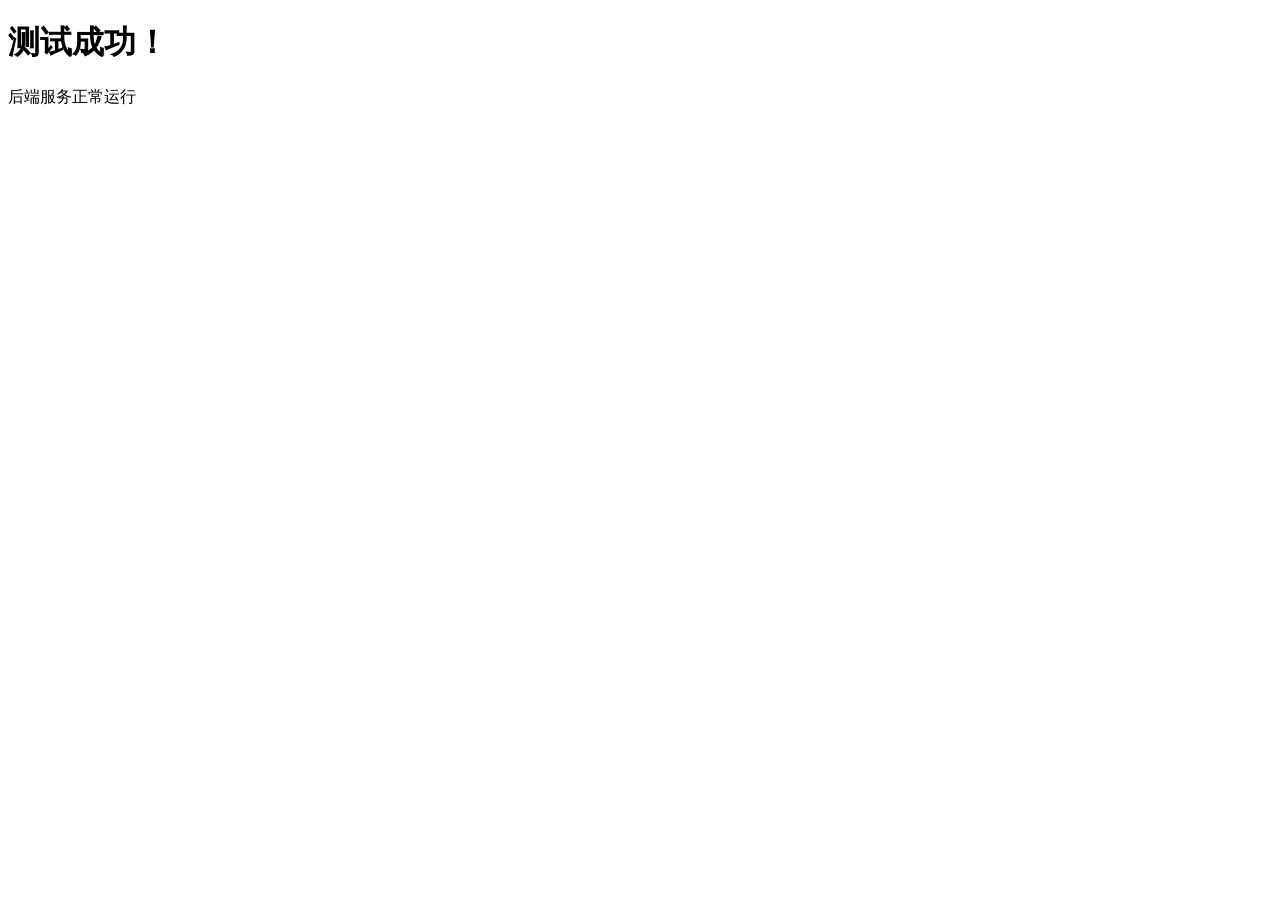
<file: vibee_video/src/main/resources/static/index.html>
<!DOCTYPE html>
<html>
<head>
    <meta charset="UTF-8">
    <meta name="viewport" content="width=device-width, initial-scale=1.0">
    <title>测试页面</title>
</head>
<body>
    <h1>测试成功！</h1>
    <p>后端服务正常运行</p>
</body>
</html>
</file>
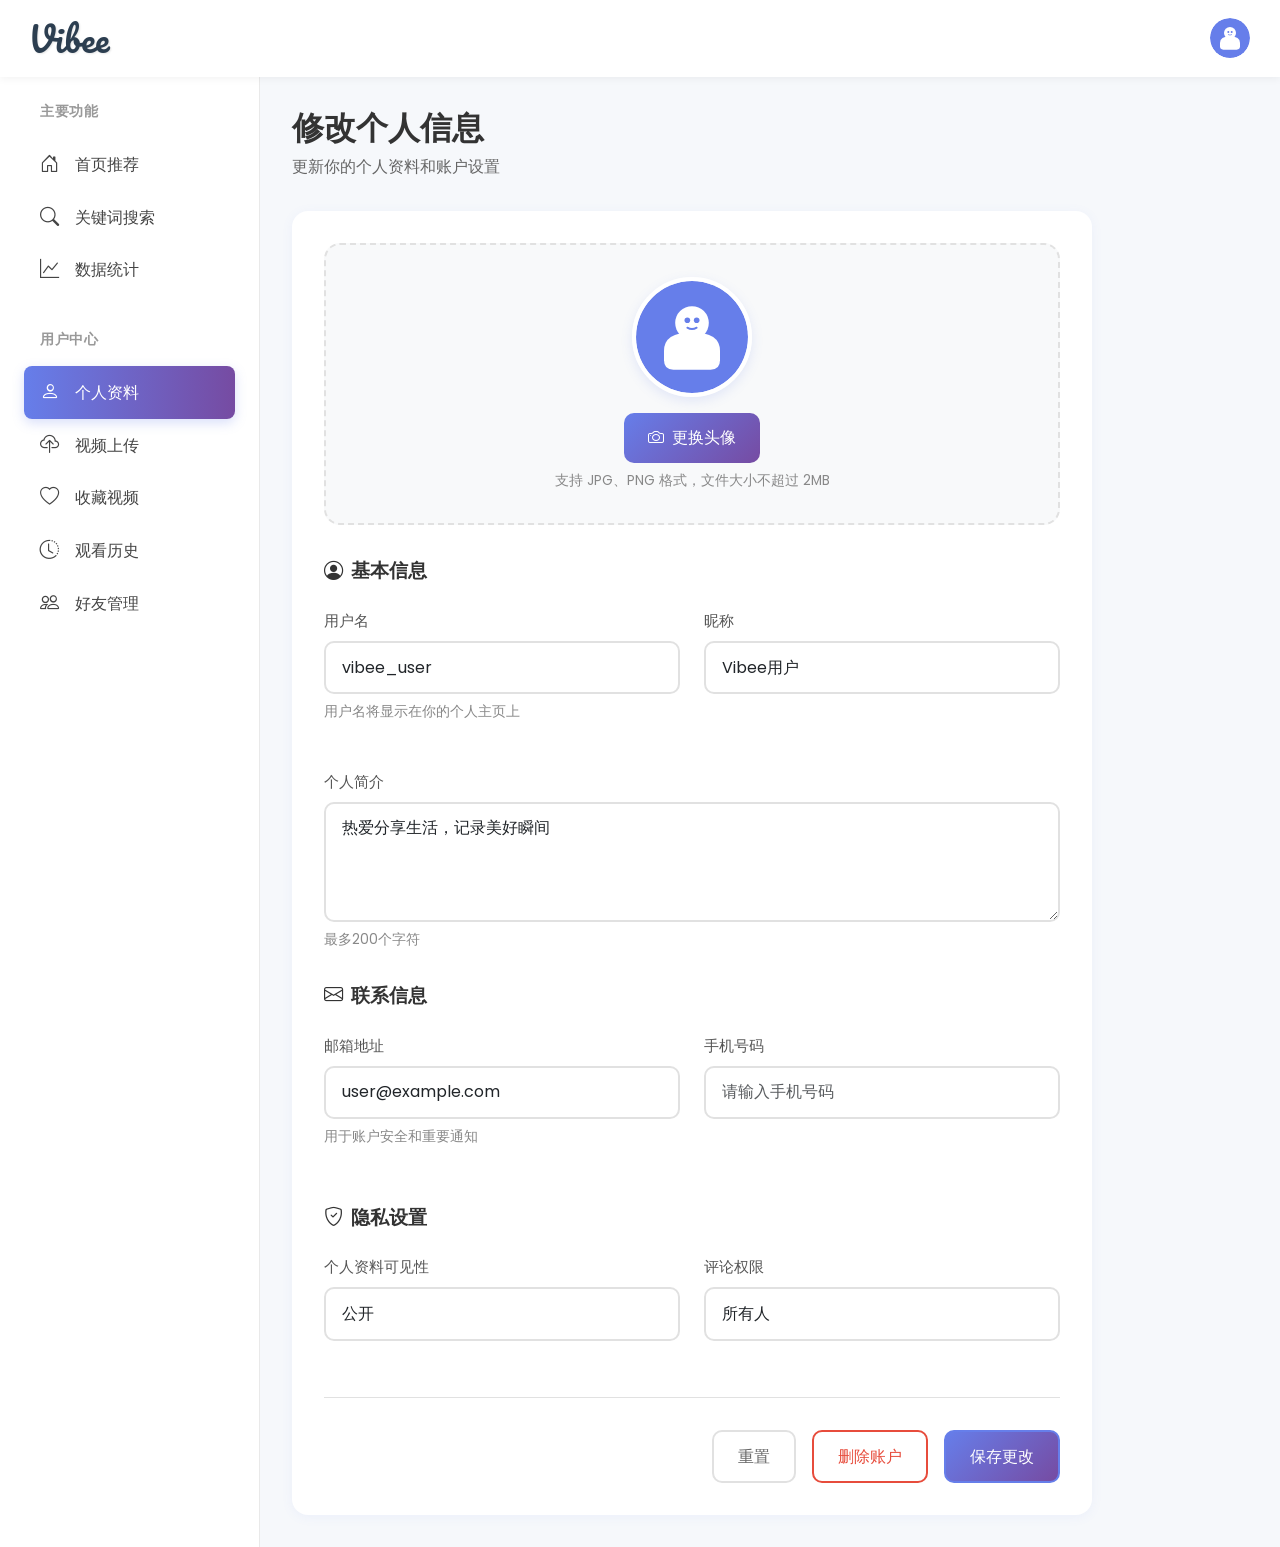
<file: vibee_video/src/main/resources/static/user/edit_profile.html>
<!DOCTYPE html>
<html lang="zh-CN">
<head>
    <meta charset="UTF-8">
    <meta name="viewport" content="width=device-width, initial-scale=1.0">
    <title>修改个人信息</title>
    <link href="https://cdn.jsdelivr.net/npm/bootstrap@5.1.3/dist/css/bootstrap.min.css" rel="stylesheet">
    <link rel="stylesheet" href="https://cdn.jsdelivr.net/npm/bootstrap-icons@1.7.2/font/bootstrap-icons.css">
    <link rel="stylesheet" href="../css/common.css">
    <style>
        /* =================================
           1. 页面专属内容区样式
        ==================================== */
        .main-content {
            flex: 1;
            padding: 2rem;
            background: #f6f8fb;
        }
        
        .content-header {
            margin-bottom: 2rem;
        }
        
        .page-title {
            font-size: 2rem;
            font-weight: 700;
            color: #333;
            margin-bottom: 0.5rem;
        }
        
        .page-subtitle {
            color: #666;
            font-size: 1rem;
        }
        
        /* =================================
           2. 个人资料表单
        ==================================== */
        .profile-form {
            background: #fff;
            border-radius: 16px;
            box-shadow: 0 2px 12px rgba(102,126,234,0.07);
            padding: 2rem;
            max-width: 800px;
        }
        
        .form-section {
            margin-bottom: 2rem;
        }
        
        .section-title {
            font-size: 1.2rem;
            font-weight: 600;
            color: #333;
            margin-bottom: 1.5rem;
            display: flex;
            align-items: center;
            gap: 0.5rem;
        }
        
        .form-row {
            display: grid;
            grid-template-columns: repeat(auto-fit, minmax(250px, 1fr));
            gap: 1.5rem;
            margin-bottom: 1.5rem;
        }
        
        .form-group {
            margin-bottom: 1.5rem;
        }
        
        .form-group.full-width {
            grid-column: 1 / -1;
        }
        
        .form-label {
            display: block;
            margin-bottom: 0.5rem;
            color: #555;
            font-weight: 500;
            font-size: 0.95rem;
        }
        
        .form-control {
            width: 100%;
            padding: 0.8rem 1rem;
            border: 2px solid #e1e1e1;
            border-radius: 10px;
            font-size: 1rem;
            transition: all 0.3s ease;
            background-color: #fff;
            outline: none;
        }
        
        .form-control:focus {
            border-color: #667eea;
            box-shadow: 0 0 0 3px rgba(102,126,234,0.1);
        }
        
        .form-control.textarea {
            min-height: 120px;
            resize: vertical;
        }
        
        .form-text {
            font-size: 0.85rem;
            color: #888;
            margin-top: 0.5rem;
        }
        
        /* 头像上传区域 */
        .avatar-section {
            text-align: center;
            margin-bottom: 2rem;
            padding: 2rem;
            border: 2px dashed #e1e1e1;
            border-radius: 16px;
            background: #f8f9fa;
            transition: all 0.3s ease;
        }
        
        .avatar-section:hover {
            border-color: #667eea;
            background: #f3f6fd;
        }
        
        .avatar-preview {
            width: 120px;
            height: 120px;
            border-radius: 50%;
            object-fit: cover;
            margin: 0 auto 1rem;
            border: 4px solid #fff;
            box-shadow: 0 4px 12px rgba(102,126,234,0.15);
        }
        
        .avatar-upload-btn {
            background: linear-gradient(135deg, #667eea 0%, #764ba2 100%);
            color: white;
            border: none;
            border-radius: 10px;
            padding: 0.8rem 1.5rem;
            font-size: 1rem;
            font-weight: 500;
            cursor: pointer;
            transition: all 0.3s;
            display: inline-flex;
            align-items: center;
            gap: 0.5rem;
        }
        
        .avatar-upload-btn:hover {
            transform: translateY(-2px);
            box-shadow: 0 4px 12px rgba(102,126,234,0.2);
        }
        
        .avatar-input {
            display: none;
        }
        
        /* 按钮组 */
        .form-actions {
            display: flex;
            gap: 1rem;
            justify-content: flex-end;
            margin-top: 2rem;
            padding-top: 2rem;
            border-top: 1px solid #e1e1e1;
        }
        
        .btn {
            padding: 0.8rem 1.5rem;
            border-radius: 10px;
            font-size: 1rem;
            font-weight: 500;
            cursor: pointer;
            transition: all 0.3s;
            border: 2px solid transparent;
        }
        
        .btn-secondary {
            background: #fff;
            color: #666;
            border-color: #e1e1e1;
        }
        
        .btn-secondary:hover {
            background: #f8f9fa;
            border-color: #d1d8e6;
        }
        
        .btn-danger {
            background: #fff;
            color: #e74c3c;
            border-color: #e74c3c;
        }
        
        .btn-danger:hover {
            background: #e74c3c;
            color: #fff;
        }
        
        .btn-primary {
            background: linear-gradient(135deg, #667eea 0%, #764ba2 100%);
            color: white;
            border-color: #667eea;
        }
        
        .btn-primary:hover {
            transform: translateY(-2px);
            box-shadow: 0 4px 12px rgba(102,126,234,0.2);
        }
        
        /* =================================
           3. 响应式调整
        ==================================== */
        @media (max-width: 768px) {
            .main-content {
                padding: 1rem;
            }
            
            .profile-form {
                padding: 1.5rem;
            }
            
            .form-row {
                grid-template-columns: 1fr;
                gap: 1rem;
            }
        }
        
        @media (max-width: 480px) {
            .profile-form {
                padding: 1rem;
            }
            
            .form-actions {
            flex-direction: column;
            }
            
            .btn {
                width: 100%;
            }
        }
    </style>
</head>
<body>
    <div class="header">
        <div class="logo">
            Vibee
            <span class="bee bee-1">🐝</span>
            <span class="bee bee-2">🐝</span>
            <span class="bee bee-3">🐝</span>
        </div>
        <div class="header-bg">
            <span class="bee bee-1">🐝</span>
            <span class="bee bee-2">🐝</span>
            <span class="bee bee-3">🐝</span>
        </div>
        <div class="user-avatar" tabindex="0">
            <img class="avatar-img" src="../images/default-avatar.svg" alt="用户头像">
            <div class="user-menu">
                <div class="user-menu-item" onclick="window.location.href='../visitor/login.html'">登录</div>
                <div class="user-menu-item" onclick="window.location.href='../visitor/email_register.html'">注册</div>
            </div>
        </div>
    </div>
    
    <div class="layout-container">
        <div class="sidebar">
            <div class="sidebar-section">
                <div class="sidebar-title">主要功能</div>
                <ul class="sidebar-nav">
                    <li class="sidebar-nav-item">
                        <a href="../video/video_initial.html" class="sidebar-nav-link">
                            <i class="bi bi-house-door"></i>
                            首页推荐
                        </a>
                    </li>
                    <li class="sidebar-nav-item">
                        <a href="../video/video_keyword_search.html" class="sidebar-nav-link">
                            <i class="bi bi-search"></i>
                            关键词搜索
                        </a>
                    </li>
                    <li class="sidebar-nav-item">
                        <a href="../video/video_data_metrics.html" class="sidebar-nav-link">
                            <i class="bi bi-graph-up"></i>
                            数据统计
                        </a>
                    </li>
                </ul>
            </div>
            
            <div class="sidebar-section">
                <div class="sidebar-title">用户中心</div>
                <ul class="sidebar-nav">
                    <li class="sidebar-nav-item">
                        <a href="edit_profile.html" class="sidebar-nav-link active">
                            <i class="bi bi-person"></i>
                            个人资料
                        </a>
                    </li>
                    <li class="sidebar-nav-item">
                        <a href="video_upload.html" class="sidebar-nav-link">
                            <i class="bi bi-cloud-upload"></i>
                            视频上传
                        </a>
                    </li>
                    <li class="sidebar-nav-item">
                        <a href="liked_favorited_videos.html" class="sidebar-nav-link">
                            <i class="bi bi-heart"></i>
                            收藏视频
                        </a>
                    </li>
                    <li class="sidebar-nav-item">
                        <a href="watch_history.html" class="sidebar-nav-link">
                            <i class="bi bi-clock-history"></i>
                            观看历史
                        </a>
                    </li>
                    <li class="sidebar-nav-item">
                        <a href="friend_list.html" class="sidebar-nav-link">
                            <i class="bi bi-people"></i>
                            好友管理
                        </a>
                    </li>
                </ul>
            </div>
        </div>
        
        <div class="main-content">
            <div class="content-header">
                <h1 class="page-title">修改个人信息</h1>
                <p class="page-subtitle">更新你的个人资料和账户设置</p>
            </div>
            
            <!-- 个人资料表单 -->
            <div class="profile-form">
                <form id="profile-form">
                    <!-- 头像上传区域 -->
                    <div class="avatar-section">
                        <img src="../images/default-avatar.svg" alt="用户头像" class="avatar-preview" id="avatar-preview">
                        <div>
                            <button type="button" class="avatar-upload-btn" onclick="document.getElementById('avatar-input').click()">
                                <i class="bi bi-camera"></i>
                                更换头像
                            </button>
                            <input type="file" id="avatar-input" class="avatar-input" accept="image/*">
                        </div>
                        <div class="form-text">支持 JPG、PNG 格式，文件大小不超过 2MB</div>
                    </div>
                    
                    <!-- 基本信息 -->
                    <div class="form-section">
                        <div class="section-title">
                            <i class="bi bi-person-circle"></i>
                            基本信息
                        </div>
                        
                        <div class="form-row">
                            <div class="form-group">
                                <label class="form-label" for="username">用户名</label>
                                <input type="text" class="form-control" id="username" value="vibee_user" required>
                                <div class="form-text">用户名将显示在你的个人主页上</div>
                            </div>
                            
                            <div class="form-group">
                                <label class="form-label" for="nickname">昵称</label>
                                <input type="text" class="form-control" id="nickname" value="Vibee用户" required>
                            </div>
                        </div>
                        
                        <div class="form-group">
                            <label class="form-label" for="bio">个人简介</label>
                            <textarea class="form-control textarea" id="bio" placeholder="介绍一下你自己...">热爱分享生活，记录美好瞬间</textarea>
                            <div class="form-text">最多200个字符</div>
                        </div>
                    </div>
                    
                    <!-- 联系信息 -->
                    <div class="form-section">
                        <div class="section-title">
                            <i class="bi bi-envelope"></i>
                            联系信息
                        </div>
                        
                        <div class="form-row">
                            <div class="form-group">
                                <label class="form-label" for="email">邮箱地址</label>
                                <input type="email" class="form-control" id="email" value="user@example.com" required>
                                <div class="form-text">用于账户安全和重要通知</div>
                            </div>
                            
                            <div class="form-group">
                                <label class="form-label" for="phone">手机号码</label>
                                <input type="tel" class="form-control" id="phone" placeholder="请输入手机号码">
                            </div>
                        </div>
                    </div>
                    
                    <!-- 隐私设置 -->
                    <div class="form-section">
                        <div class="section-title">
                            <i class="bi bi-shield-check"></i>
                            隐私设置
                        </div>
                        
                        <div class="form-row">
                            <div class="form-group">
                                <label class="form-label" for="profile-visibility">个人资料可见性</label>
                                <select class="form-control" id="profile-visibility">
                                    <option value="public">公开</option>
                                    <option value="friends">仅好友可见</option>
                                    <option value="private">私密</option>
                                </select>
                            </div>
                            
                            <div class="form-group">
                                <label class="form-label" for="comment-permission">评论权限</label>
                                <select class="form-control" id="comment-permission">
                                    <option value="all">所有人</option>
                                    <option value="friends">仅好友</option>
                                    <option value="none">关闭评论</option>
                                </select>
                            </div>
                        </div>
                    </div>
                    
                    <!-- 按钮组 -->
                    <div class="form-actions">
                        <button type="button" class="btn btn-secondary" onclick="resetForm()">重置</button>
                        <button type="button" class="btn btn-danger" onclick="deleteAccount()">删除账户</button>
                        <button type="submit" class="btn btn-primary">保存更改</button>
                    </div>
                </form>
            </div>
        </div>
    </div>

<script>
        // 头像上传功能
        document.getElementById('avatar-input').addEventListener('change', async function(e) {
            const file = e.target.files[0];
            if (file) {
                if (file.size > 2 * 1024 * 1024) {
                    alert('文件大小不能超过2MB');
                    return;
                }
                // 预览
                const reader = new FileReader();
                reader.onload = function(evt) {
                    document.getElementById('avatar-preview').src = evt.target.result;
                };
                reader.readAsDataURL(file);
                // 实际上传
                const formData = new FormData();
                formData.append('avatar', file);
                try {
                    const response = await fetch('http://localhost:9588/user/uploadAvatar', {
                        method: 'POST',
                        body: formData,
                        credentials: 'include'
                    });
                    const result = await response.json();
                    if (result.code === 0) {
                        alert('头像上传成功！');
                    } else {
                        alert(result.msg || '头像上传失败');
                    }
                } catch (error) {
                    alert('头像上传失败，请检查网络');
                }
            }
        });
        
        // 资料保存
        document.getElementById('profile-form').addEventListener('submit', async function(e) {
            e.preventDefault();
            const data = {
                username: document.getElementById('username').value,
                nickname: document.getElementById('nickname').value,
                bio: document.getElementById('bio').value,
                email: document.getElementById('email').value,
                phone: document.getElementById('phone').value,
                profileVisibility: document.getElementById('profile-visibility').value,
                commentPermission: document.getElementById('comment-permission').value
            };
            try {
                const response = await fetch('http://localhost:9588/user/updateProfile', {
                    method: 'POST',
                    headers: {
                        'Content-Type': 'application/json'
                    },
                    body: JSON.stringify(data),
                    credentials: 'include'
                });
                const result = await response.json();
                if (result.code === 0) {
                    alert('资料保存成功！');
                } else {
                    alert(result.msg || '保存失败');
                }
            } catch (error) {
                alert('保存失败，请检查网络');
            }
        });
        
        // 重置表单
        function resetForm() {
            if (confirm('确定要重置所有更改吗？')) {
                document.getElementById('profile-form').reset();
                document.getElementById('avatar-preview').src = '../images/default-avatar.svg';
            }
        }
        
        // 删除账户
        function deleteAccount() {
            if (confirm('确定要删除账户吗？此操作不可撤销！')) {
                if (confirm('再次确认：删除账户将永久删除所有数据，包括视频、评论等。')) {
                    // 这里可以添加实际的删除账户逻辑
                    console.log('删除账户');
                    alert('账户删除请求已提交，我们将在7个工作日内处理。');
                }
            }
        }

        // 字符计数
        document.getElementById('bio').addEventListener('input', function() {
            const maxLength = 200;
            const currentLength = this.value.length;
            const remaining = maxLength - currentLength;
            
            if (currentLength > maxLength) {
                this.value = this.value.substring(0, maxLength);
            }
        });
</script>
</body>
</html>
</file>
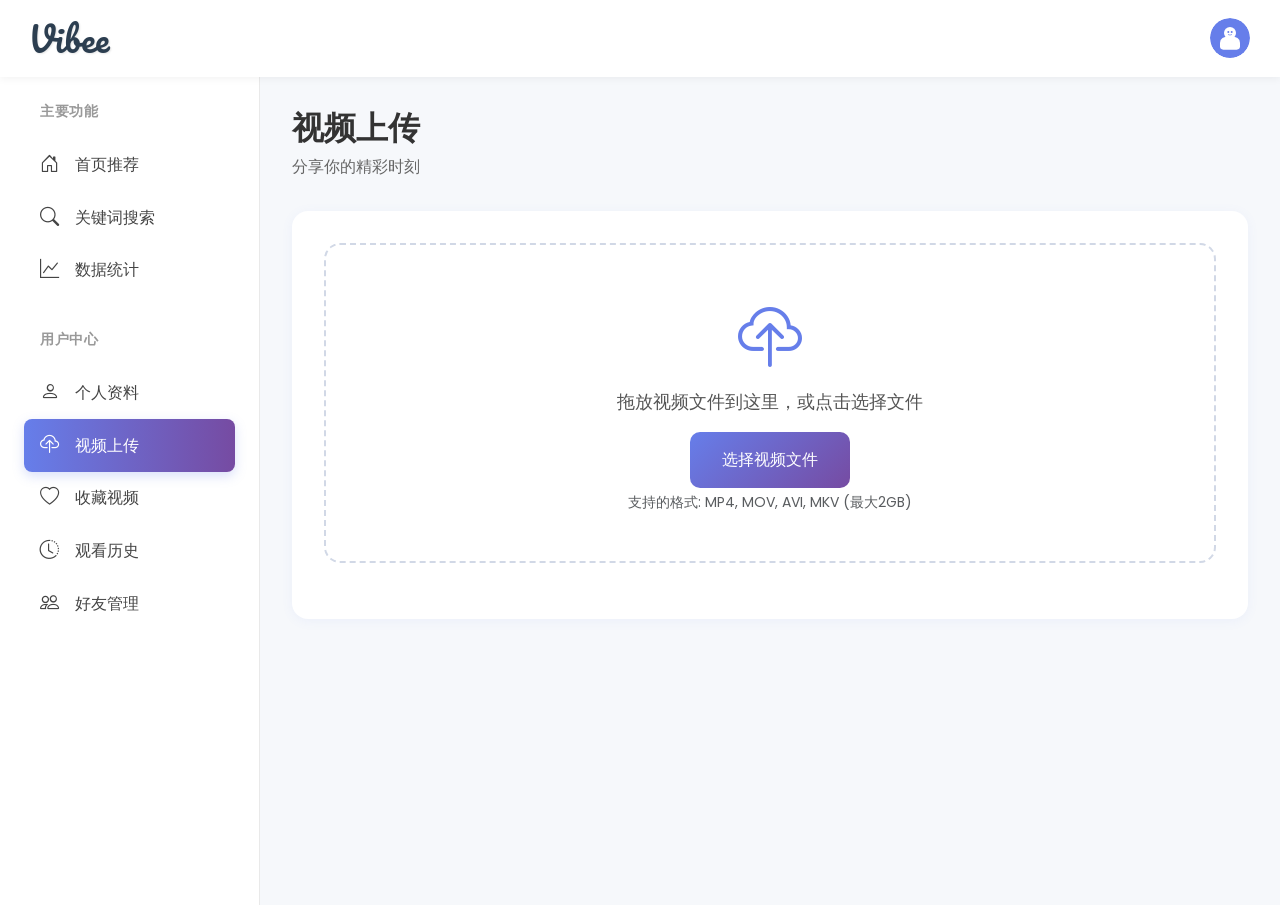
<file: vibee_video/src/main/resources/static/user/video_upload.html>
<!DOCTYPE html>
<html lang="zh-CN">
<head>
    <meta charset="UTF-8">
    <meta name="viewport" content="width=device-width, initial-scale=1.0">
    <title>视频上传 - Vibee</title>
    <link href="https://cdn.jsdelivr.net/npm/bootstrap@5.1.3/dist/css/bootstrap.min.css" rel="stylesheet">
    <link rel="stylesheet" href="https://cdn.jsdelivr.net/npm/bootstrap-icons@1.7.2/font/bootstrap-icons.css">
    <link rel="preconnect" href="https://fonts.googleapis.com">
    <link rel="preconnect" href="https://fonts.gstatic.com" crossorigin>
    <link href="https://fonts.googleapis.com/css2?family=Pacifico&display=swap" rel="stylesheet">
    <link rel="stylesheet" href="../css/common.css">
    <style>
        /* =================================
           1. 页面专属内容区样式
        ==================================== */
        .content-header {
            margin-bottom: 2rem;
        }

        .page-title {
            font-size: 2rem;
            font-weight: 700;
            color: #333;
            margin-bottom: 0.5rem;
        }

        .page-subtitle {
            color: #666;
            font-size: 1rem;
        }

        /* =================================
           2. 上传区域 (Upload Area)
        ==================================== */
        .upload-container {
            background: #fff;
            border-radius: 16px;
            padding: 2rem;
            box-shadow: 0 2px 12px rgba(102,126,234,0.07);
            margin-bottom: 2rem;
        }
        
        .upload-drop-zone {
            border: 2px dashed #d1d8e6;
            border-radius: 16px;
            padding: 3rem 2rem;
            text-align: center;
            cursor: pointer;
            transition: all 0.3s;
            position: relative;
            margin-bottom: 1.5rem;
        }

        .upload-drop-zone:hover,
        .upload-drop-zone.dragover {
            border-color: #667eea;
            background: rgba(102,126,234,0.05);
        }

        .upload-icon {
            font-size: 4rem;
            color: #667eea;
            margin-bottom: 1rem;
        }

        .upload-text {
            color: #555;
            margin-bottom: 1rem;
            font-size: 1.1rem;
        }

        .upload-button {
            display: inline-block;
            background: linear-gradient(135deg, #667eea 0%, #764ba2 100%);
            color: white;
            border: none;
            border-radius: 10px;
            padding: 1rem 2rem;
            font-size: 1rem;
            font-weight: 500;
            cursor: pointer;
            transition: all 0.3s;
        }

        .upload-button:hover {
            transform: translateY(-2px);
            box-shadow: 0 4px 12px rgba(102,126,234,0.2);
        }
        
        .file-input {
            position: absolute;
            top: 0;
            left: 0;
            width: 100%;
            height: 100%;
            opacity: 0;
            cursor: pointer;
        }

        .upload-form {
            display: none;
        }

        /* =================================
           3. 响应式设计 (Responsive)
        ==================================== */
        @media (max-width: 1024px) {
            .main-content {
                padding: 1.5rem;
            }

            .upload-form-container {
                flex-direction: column;
            }

            .thumbnail-preview,
            .video-metadata-form {
                width: 100%;
                max-width: none;
            }
        }
        
        @media (max-width: 768px) {
            .upload-container {
                padding: 2rem;
            }

            .upload-drop-zone {
                padding: 3rem 1rem;
            }
        }
        
        @media (max-width: 480px) {
            .form-actions {
                flex-direction: column;
            }
            .btn {
                width: 100%;
            }
        }
    </style>
</head>
<body>
    <div class="header">
        <div class="logo">
            Vibee
            <span class="bee bee-1">🐝</span>
            <span class="bee bee-2">🐝</span>
            <span class="bee bee-3">🐝</span>
        </div>
        <div class="user-avatar" tabindex="0">
            <img class="avatar-img" src="../images/default-avatar.svg" alt="用户头像">
            <div class="user-menu">
                <div class="user-menu-item" onclick="window.location.href='../visitor/login.html'">登录</div>
                <div class="user-menu-item" onclick="window.location.href='../visitor/email_register.html'">注册</div>
            </div>
        </div>
    </div>
    
    <div class="layout-container">
        <div class="sidebar">
            <div class="sidebar-section">
                <div class="sidebar-title">主要功能</div>
                <ul class="sidebar-nav">
                    <li class="sidebar-nav-item">
                        <a href="../video/video_initial.html" class="sidebar-nav-link">
                            <i class="bi bi-house-door"></i>
                            首页推荐
                        </a>
                    </li>
                    <li class="sidebar-nav-item">
                        <a href="../video/video_keyword_search.html" class="sidebar-nav-link">
                            <i class="bi bi-search"></i>
                            关键词搜索
                        </a>
                    </li>
                    <li class="sidebar-nav-item">
                        <a href="../video/video_data_metrics.html" class="sidebar-nav-link">
                    <i class="bi bi-graph-up"></i>
                            数据统计
                        </a>
                    </li>
                </ul>
            </div>
            
            <div class="sidebar-section">
                <div class="sidebar-title">用户中心</div>
                <ul class="sidebar-nav">
                    <li class="sidebar-nav-item">
                        <a href="edit_profile.html" class="sidebar-nav-link">
                            <i class="bi bi-person"></i>
                            个人资料
                        </a>
                    </li>
                    <li class="sidebar-nav-item">
                        <a href="video_upload.html" class="sidebar-nav-link active">
                            <i class="bi bi-cloud-upload"></i>
                            视频上传
                        </a>
                    </li>
                    <li class="sidebar-nav-item">
                        <a href="liked_favorited_videos.html" class="sidebar-nav-link">
                            <i class="bi bi-heart"></i>
                            收藏视频
                        </a>
                    </li>
                    <li class="sidebar-nav-item">
                        <a href="watch_history.html" class="sidebar-nav-link">
                            <i class="bi bi-clock-history"></i>
                            观看历史
                        </a>
                    </li>
                    <li class="sidebar-nav-item">
                        <a href="friend_list.html" class="sidebar-nav-link">
                            <i class="bi bi-people"></i>
                            好友管理
                        </a>
                    </li>
                </ul>
        </div>
        </div>
        
    <div class="main-content">
            <div class="content-header">
                <h1 class="page-title">视频上传</h1>
                <p class="page-subtitle">分享你的精彩时刻</p>
            </div>
            
            <!-- 上传容器 -->
            <div class="upload-container">
                <!-- 拖拽上传区域 -->
                <div class="upload-drop-zone" id="upload-drop-zone">
                <i class="bi bi-cloud-upload upload-icon"></i>
                <div class="upload-text">拖放视频文件到这里，或点击选择文件</div>
                <button class="upload-button" type="button">选择视频文件</button>
                <input type="file" class="file-input" id="video-file" accept="video/*">
                <div class="form-text">支持的格式: MP4, MOV, AVI, MKV (最大2GB)</div>
            </div>
            </div>
        </div>
    </div>
    
    <script>
        // 标签页切换
        document.querySelectorAll('.tab-btn').forEach(btn => {
            btn.addEventListener('click', function() {
                document.querySelectorAll('.tab-btn').forEach(b => b.classList.remove('active'));
                this.classList.add('active');
                
                const tab = this.dataset.tab;
                console.log('切换到标签页:', tab);
                // 这里可以添加实际的标签页切换逻辑
            });
        });
        
        // 上传选项选择
        document.querySelectorAll('.option-card').forEach(card => {
            card.addEventListener('click', function() {
                document.querySelectorAll('.option-card').forEach(c => c.classList.remove('selected'));
                this.classList.add('selected');
                
                const radio = this.querySelector('.option-radio');
                radio.checked = true;
            });
        });
        
        // 文件选择
        document.getElementById('video-file').addEventListener('change', function(e) {
            const file = e.target.files[0];
            if (file) {
                handleFileSelect(file);
            }
        });
        
        // 拖拽上传
        const dropzone = document.getElementById('upload-drop-zone');
        
        dropzone.addEventListener('dragover', function(e) {
            e.preventDefault();
            this.classList.add('dragover');
        });
        
        dropzone.addEventListener('dragleave', function(e) {
            e.preventDefault();
            this.classList.remove('dragover');
        });
        
        dropzone.addEventListener('drop', function(e) {
            e.preventDefault();
            this.classList.remove('dragover');
            
            const files = e.dataTransfer.files;
            if (files.length > 0) {
                handleFileSelect(files[0]);
            }
        });
        
        // 处理文件选择
        function handleFileSelect(file) {
            // 验证文件类型
            const allowedTypes = ['video/mp4', 'video/mov', 'video/avi', 'video/mkv'];
            if (!allowedTypes.includes(file.type)) {
                alert('不支持的文件格式，请选择 MP4、MOV、AVI 或 MKV 格式的视频文件');
                return;
            }
            // 验证文件大小 (2GB)
            if (file.size > 2 * 1024 * 1024 * 1024) {
                alert('文件大小不能超过2GB');
                return;
            }
            // 显示文件信息
            document.getElementById('upload-file-name').textContent = file.name;
            document.getElementById('submit-btn').disabled = false;
            // 保存文件到全局变量
            window.selectedVideoFile = file;
        }
        
        // 表单提交
        document.getElementById('upload-form').addEventListener('submit', async function(e) {
            e.preventDefault();
            const file = window.selectedVideoFile;
            if (!file) {
                alert('请先选择视频文件');
                return;
            }
            const formData = new FormData();
            formData.append('file', file);
            formData.append('title', document.getElementById('video-title').value);
            formData.append('description', document.getElementById('video-description').value);
            formData.append('tags', document.getElementById('video-tags').value);
            formData.append('visibility', document.querySelector('input[name="visibility"]:checked').value);
            try {
                const response = await fetch('http://localhost:9588/api/video/upload', {
                    method: 'POST',
                    body: formData,
                    credentials: 'include'
                });
                const result = await response.json();
                if (result.code === 0) {
                    alert('视频上传成功！');
                    // 可选：跳转或重置表单
                } else {
                    alert(result.msg || '上传失败');
                }
            } catch (error) {
                alert('上传失败，请检查网络');
            }
        });
    </script>
</body>
</html>
</file>
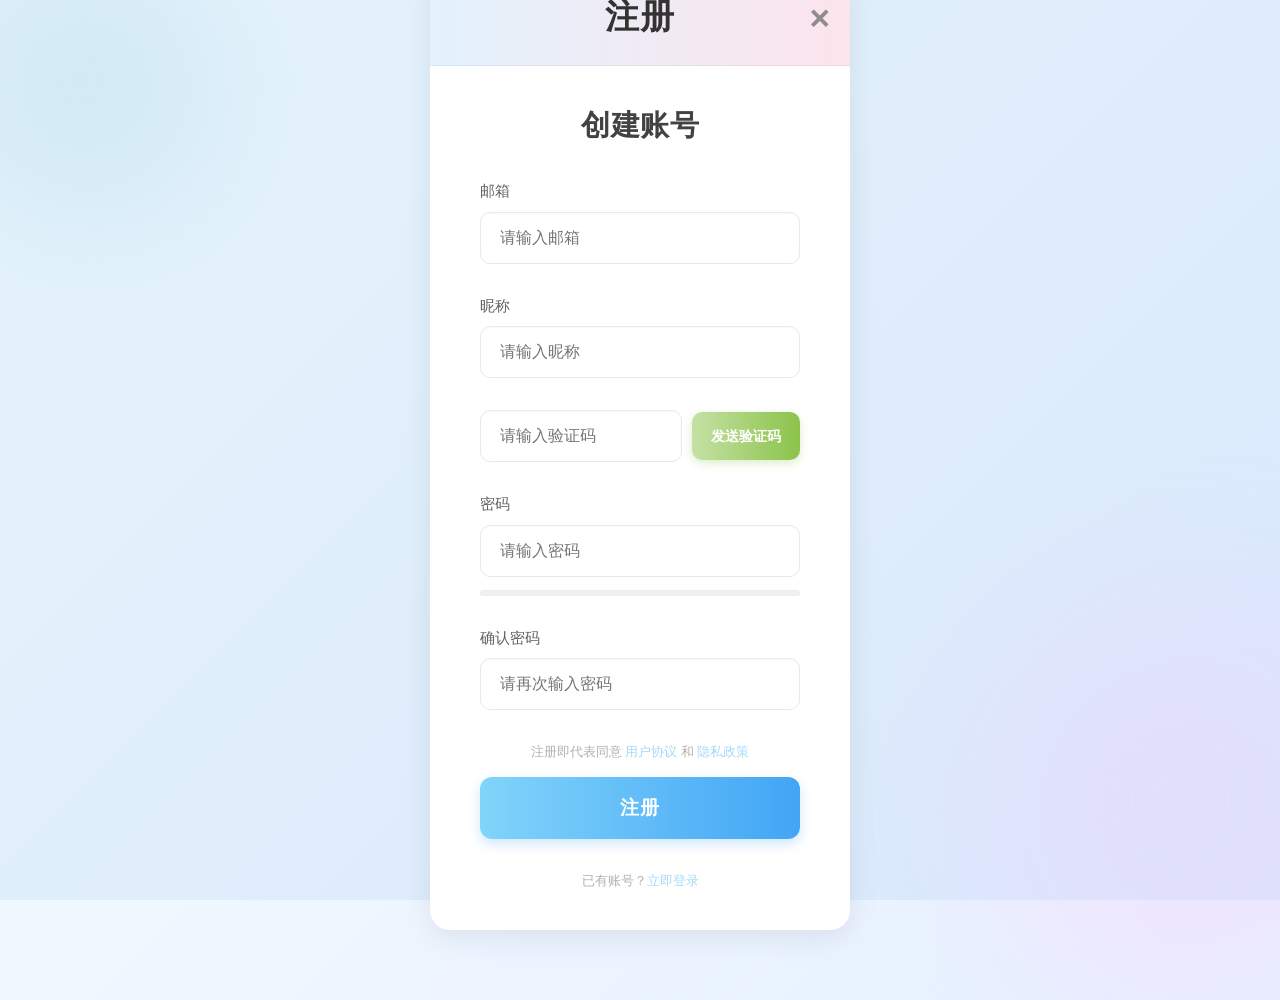
<file: vibee_video/src/main/resources/static/visitor/email_register.html>
<!DOCTYPE html>
<html lang="zh-CN">
<head>
    <meta charset="UTF-8">
    <meta name="viewport" content="width=device-width, initial-scale=1.0">
    <title>注册</title>
    <link rel="stylesheet" href="../css/visitor.css">
    <style>
        /* =================================
           页面专属样式
        ==================================== */
        .login-modal {
            min-height: 520px; /* 注册页面可能更高 */
        }
        
        /* 带按钮的输入组 (如验证码) */
        .form-group.with-button {
            display: flex;
            align-items: center;
            gap: 10px;
        }
        .form-group.with-button input {
            flex-grow: 1;
        }

        /* 密码强度指示器 */
        .password-strength {
            height: 6px;
            margin-top: 0.8rem;
            border-radius: 3px;
            background: #f0f0f0;
            overflow: hidden;
            box-shadow: inset 0 1px 2px rgba(0, 0, 0, 0.02);
        }
        .password-strength-bar {
            height: 100%;
            width: 0;
            border-radius: 3px;
            transition: all 0.4s ease-in-out;
        }
        .password-strength-bar.weak {
            background: #ff8a80;
            width: 33.33%;
        }
        .password-strength-bar.medium {
            background: #ffd54f;
            width: 66.66%;
        }
        .password-strength-bar.strong {
            background: #66bb6a;
            width: 100%;
        }

        /* 协议文本 */
        .agreement-text {
            text-align: center;
            margin-top: 2rem;
            font-size: 0.8rem;
            color: #b0b0b0;
            line-height: 1.5;
        }
        .agreement-text a {
            color: #a7d9f7;
            text-decoration: none;
            font-weight: 500;
            transition: color 0.3s ease;
        }
        .agreement-text a:hover {
            text-decoration: underline;
            color: #7ecaf7;
        }
        
        /* 发送验证码按钮 */
        .send-code-button {
            padding: 0.9rem 1.2rem;
            background: linear-gradient(to right, #c5e1a5 0%, #8bc34a 100%);
            color: white;
            border: none;
            border-radius: 10px;
            font-size: 0.9rem;
            font-weight: 600;
            cursor: pointer;
            transition: all 0.3s ease;
            white-space: nowrap;
            box-shadow: 0 3px 8px rgba(139, 195, 74, 0.3);
        }
        .send-code-button:hover {
            transform: translateY(-1px);
            box-shadow: 0 5px 12px rgba(139, 195, 74, 0.4);
        }
        .send-code-button:active {
            transform: translateY(0);
        }
        .send-code-button:disabled {
            background: #e0e0e0;
            color: #bdbdbd;
            cursor: not-allowed;
        }
        
        .primary-login-button {
             margin-top: 1rem;
        }
        
        /* 响应式调整 */
        @media (max-width: 480px) {
            .login-modal {
                width: 95%;
                min-height: auto;
            }
            .modal-content {
                padding: 30px 25px;
            }
            .form-group input {
                padding: 0.9rem 1rem;
            }
            .primary-login-button {
                padding: 1rem;
                font-size: 1.1rem;
            }
        }
    </style>
</head>
<body>
    <div class="modal-overlay">
        <div class="login-modal">
            <div class="modal-header">
                <h2>注册</h2>
                <span class="close-btn">&times;</span>
            </div>
            <div class="modal-content">
                <div class="account-login-area">
                    <h3 class="login-sub-title">创建账号</h3>
                    <form id="registerForm">
                        <div class="form-group">
                            <label for="email">邮箱</label>
                            <input type="email" id="email" name="email" placeholder="请输入邮箱" required>
                            <div class="error-message">请输入有效的邮箱地址</div>
                        </div>
                        <div class="form-group">
                            <label for="nickname">昵称</label>
                            <input type="text" id="nickname" name="nickname" placeholder="请输入昵称" required>
                            <div class="error-message">请输入昵称</div>
                        </div>
                        <div class="form-group with-button">
                            <input type="text" id="verificationCode" name="verificationCode" placeholder="请输入验证码" required>
                            <button type="button" class="send-code-button" id="sendCodeBtn">发送验证码</button>
                            <div class="error-message">请输入验证码</div>
                        </div>
                        <div class="form-group">
                            <label for="password">密码</label>
                            <input type="password" id="password" name="password" placeholder="请输入密码" required>
                            <div class="error-message">密码不能为空</div>
                            <div class="password-strength">
                                <div class="password-strength-bar"></div>
                            </div>
                        </div>
                        <div class="form-group">
                            <label for="confirmPassword">确认密码</label>
                            <input type="password" id="confirmPassword" name="confirmPassword" placeholder="请再次输入密码" required>
                            <div class="error-message">两次输入的密码不一致</div>
                        </div>
                        <div class="agreement-text">
                            注册即代表同意 <a href="#">用户协议</a> 和 <a href="#">隐私政策</a>
                        </div>
                        <button type="submit" class="primary-login-button">注册</button>
                    </form>
                    <div class="agreement-text">
                        已有账号？<a href="login.html">立即登录</a>
                    </div>
                </div>
            </div>
        </div>
    </div>
    <div class="toast"></div>

    <script>
        document.addEventListener('DOMContentLoaded', function() {
            const registerForm = document.getElementById('registerForm');
            const emailInput = document.getElementById('email');
            const nicknameInput = document.getElementById('nickname');
            const verificationCodeInput = document.getElementById('verificationCode');
            const passwordInput = document.getElementById('password');
            const confirmPasswordInput = document.getElementById('confirmPassword');
            const sendCodeBtn = document.getElementById('sendCodeBtn');
            const toast = document.querySelector('.toast');
            const registerButton = document.querySelector('.primary-login-button');

            // 表单验证
            function validateEmail(email) {
                return /^[^\s@]+@[^\s@]+\.[^\s@]+$/.test(email);
            }

            function showError(input, message) {
                const formGroup = input.parentElement;
                formGroup.classList.add('error');
                formGroup.querySelector('.error-message').textContent = message;
            }

            function clearError(input) {
                const formGroup = input.parentElement;
                formGroup.classList.remove('error');
            }

            function showToast(message, duration = 3000) {
                toast.textContent = message;
                toast.classList.add('show');
                setTimeout(() => {
                    toast.classList.remove('show');
                }, duration);
            }

            // 发送验证码
            let countdown = 0;
            let timer = null;

            function startCountdown() {
                countdown = 60;
                sendCodeBtn.disabled = true;
                timer = setInterval(() => {
                    countdown--;
                    sendCodeBtn.textContent = `${countdown}秒后重试`;
                    if (countdown <= 0) {
                        clearInterval(timer);
                        sendCodeBtn.disabled = false;
                        sendCodeBtn.textContent = '发送验证码';
                    }
                }, 1000);
            }

            sendCodeBtn.addEventListener('click', async function() {
                const email = emailInput.value;
                const type = 'register';
                if (!validateEmail(email)) {
                    showError(emailInput, '请输入有效的邮箱地址');
                    return;
                }
                clearError(emailInput);
                startCountdown();
                try {
                    // 正确的参数传递方式：URL查询参数
                    const response = await fetch('http://localhost:9588/user/sendVerificationCode?email=' + encodeURIComponent(email) + '&type=' + encodeURIComponent(type), {
                        method: 'POST',
                        credentials: 'include'
                    });
                    const result = await response.json();
                    if (result.code === 200) {
                        showToast('验证码已发送到您的邮箱');
                    } else {
                        showToast(result.message || '发送失败，请重试');
                        clearInterval(timer);
                        sendCodeBtn.disabled = false;
                        sendCodeBtn.textContent = '发送验证码';
                    }
                } catch (error) {
                    showToast('发送失败，请重试');
                    clearInterval(timer);
                    sendCodeBtn.disabled = false;
                    sendCodeBtn.textContent = '发送验证码';
                }
            });

            // 表单提交
            registerForm.addEventListener('submit', async function(e) {
                e.preventDefault();
                
                let isValid = true;
                
                // 验证邮箱
                if (!validateEmail(emailInput.value)) {
                    showError(emailInput, '请输入有效的邮箱地址');
                    isValid = false;
                } else {
                    clearError(emailInput);
                }

                // 验证昵称
                if (!nicknameInput.value) {
                    showError(nicknameInput, '请输入昵称');
                    isValid = false;
                } else {
                    clearError(nicknameInput);
                }

                // 验证验证码
                if (!verificationCodeInput.value) {
                    showError(verificationCodeInput, '请输入验证码');
                    isValid = false;
                } else {
                    clearError(verificationCodeInput);
                }

                // 验证密码
                if (passwordInput.value.length === 0) {
                    showError(passwordInput, '请输入密码');
                    isValid = false;
                } else {
                    clearError(passwordInput);
                }

                // 验证确认密码
                if (confirmPasswordInput.value !== passwordInput.value) {
                    showError(confirmPasswordInput, '两次输入的密码不一致');
                    isValid = false;
                } else {
                    clearError(confirmPasswordInput);
                }

                if (!isValid) return;

                // 显示加载状态
                registerButton.classList.add('loading');
                registerButton.textContent = '注册中...';

                try {
                    // 实际注册请求，verificationCode用URL参数
                    const response = await fetch('http://localhost:9588/user/register?verificationCode=' + encodeURIComponent(verificationCodeInput.value), {
                        method: 'POST',
                        headers: {
                            'Content-Type': 'application/json'
                        },
                        body: JSON.stringify({
                            email: emailInput.value,
                            password: passwordInput.value,
                            nickname: nicknameInput.value
                        }),
                        credentials: 'include'
                    });
                    const result = await response.json();
                    if (result.code === 200) {
                        showToast('注册成功！', 2000);
                        setTimeout(() => {
                            window.location.href = 'login.html';
                        }, 2000);
                    } else {
                        showError(emailInput, result.message || '注册失败');
                        showError(verificationCodeInput, result.message || '注册失败');
                        showError(passwordInput, result.message || '注册失败');
                        showError(confirmPasswordInput, result.message || '注册失败');
                        showError(nicknameInput, result.message || '注册失败');
                        showToast(result.message || '注册失败，请重试', 3000);
                    }
                } catch (error) {
                    showToast('注册失败，请重试');
                } finally {
                    registerButton.classList.remove('loading');
                    registerButton.textContent = '注册';
                }
            });

            // 关闭按钮
            document.querySelector('.close-btn').addEventListener('click', function() {
                window.location.href = '../video/video_initial.html';
            });

            // 表单提交防重复
            const form = document.getElementById('registerForm');
            if(form){
                form.addEventListener('submit', function(e) {
                    const btn = form.querySelector('.primary-login-button');
                    if (btn.disabled) return;
                    btn.disabled = true;
                    setTimeout(()=>{btn.disabled=false;}, 1500);
                });
            }
        });
    </script>
</body>
</html>
</file>
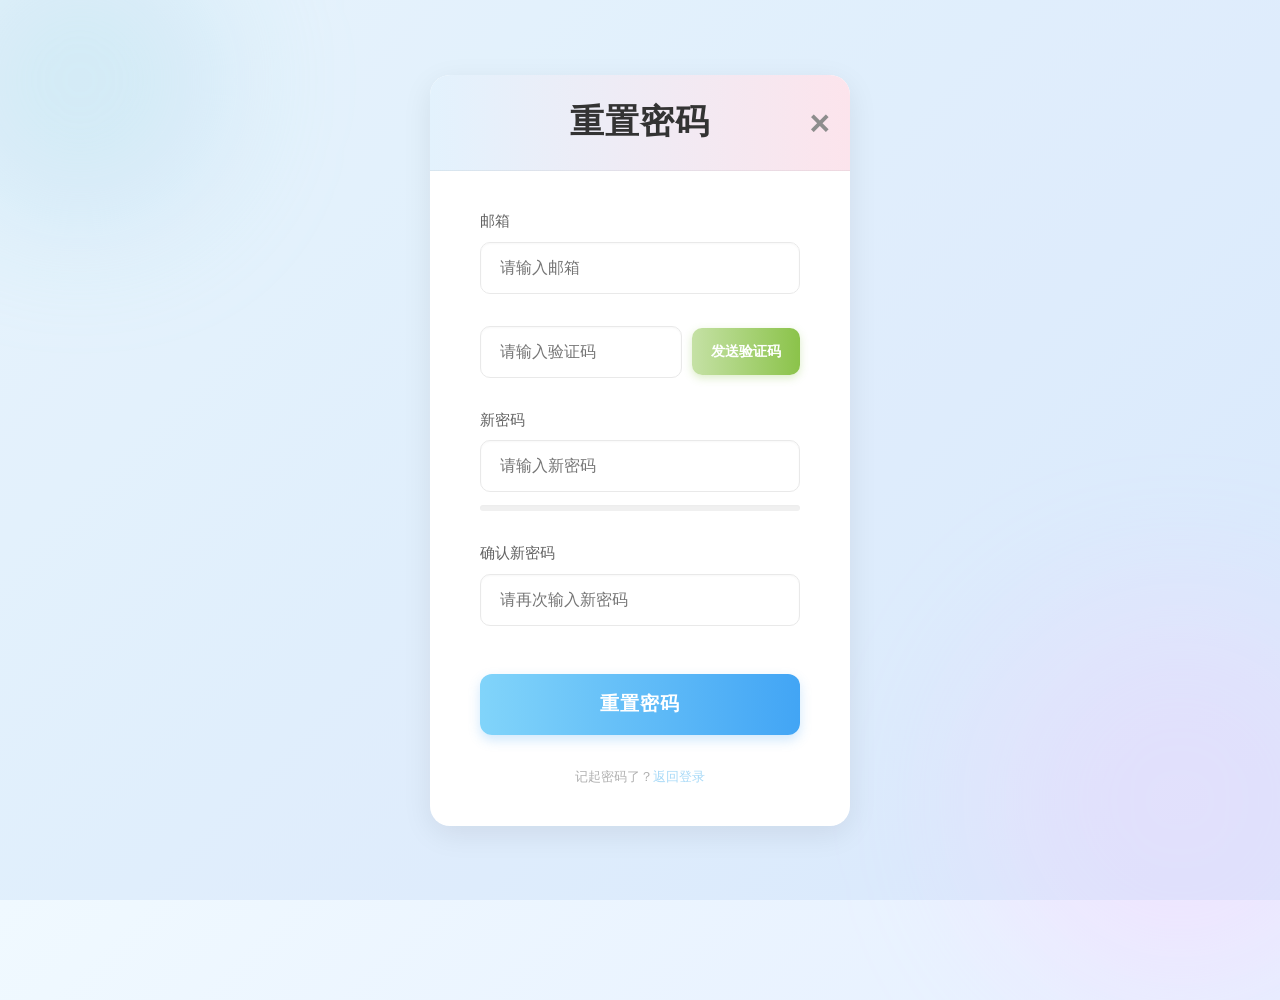
<file: vibee_video/src/main/resources/static/visitor/forgot_password.html>
<!DOCTYPE html>
<html lang="zh-CN">
<head>
    <meta charset="UTF-8">
    <meta name="viewport" content="width=device-width, initial-scale=1.0">
    <title>重置密码</title>
    <link rel="stylesheet" href="../css/visitor.css">
    <style>
        /* =================================
           页面专属样式
        ==================================== */
        .forgot-modal {
            /* 与 .login-modal 相同，可复用 */
        }
        
        .forgot-area {
            /* 与 .account-login-area 相同，可复用 */
        }
        
        /* 带按钮的输入组 (如验证码) */
        .form-group.with-button {
            display: flex;
            align-items: center;
            gap: 10px;
        }
        .form-group.with-button input {
            flex-grow: 1;
        }
        
        /* 密码强度指示器 */
        .password-strength {
            height: 6px;
            margin-top: 0.8rem;
            border-radius: 3px;
            background: #f0f0f0;
            overflow: hidden;
            box-shadow: inset 0 1px 2px rgba(0, 0, 0, 0.02);
        }
        .password-strength-bar {
            height: 100%;
            width: 0;
            border-radius: 3px;
            transition: all 0.4s ease-in-out;
        }
        .password-strength-bar.weak {
            background: #ff8a80;
            width: 33.33%;
        }
        .password-strength-bar.medium {
            background: #ffd54f;
            width: 66.66%;
        }
        .password-strength-bar.strong {
            background: #66bb6a;
            width: 100%;
        }
        
        /* 发送验证码按钮 */
        .send-code-button {
            padding: 0.9rem 1.2rem;
            background: linear-gradient(to right, #c5e1a5 0%, #8bc34a 100%);
            color: white;
            border: none;
            border-radius: 10px;
            font-size: 0.9rem;
            font-weight: 600;
            cursor: pointer;
            transition: all 0.3s ease;
            white-space: nowrap;
            box-shadow: 0 3px 8px rgba(139, 195, 74, 0.3);
        }
        .send-code-button:hover {
            transform: translateY(-1px);
            box-shadow: 0 5px 12px rgba(139, 195, 74, 0.4);
        }
        .send-code-button:active {
            transform: translateY(0);
        }
        .send-code-button:disabled {
            background: linear-gradient(to right, #e0e0e0 0%, #c0c0c0 100%);
            cursor: not-allowed;
            box-shadow: none;
        }
        
        .primary-button {
            /* 与 .primary-login-button 相同，可复用 */
            margin-top: 1rem;
        }

        /* 协议文本 */
        .agreement-text {
            text-align: center;
            margin-top: 2rem;
            font-size: 0.8rem;
            color: #b0b0b0;
            line-height: 1.5;
        }
        .agreement-text a {
            color: #a7d9f7;
            text-decoration: none;
            font-weight: 500;
            transition: color 0.3s ease;
        }
        .agreement-text a:hover {
            text-decoration: underline;
            color: #7ecaf7;
        }

        /* 响应式调整 */
        @media (max-width: 480px) {
            .forgot-modal {
                width: 95%;
                min-height: auto;
            }
            .modal-content {
                padding: 30px 25px;
            }
            .form-group input {
                padding: 0.9rem 1rem;
            }
            .primary-button {
                padding: 1rem;
                font-size: 1.1rem;
            }
            .send-code-button {
                padding: 0.8rem 1rem;
                font-size: 0.85rem;
            }
        }
    </style>
</head>
<body>
    <div class="modal-overlay">
        <div class="forgot-modal login-modal">
            <div class="modal-header">
                <h2>重置密码</h2>
                <span class="close-btn">&times;</span>
            </div>
            <div class="modal-content">
                <div class="forgot-area account-login-area">
                    <form id="resetForm">
                        <div class="form-group">
                            <label for="email">邮箱</label>
                            <input type="email" id="email" name="email" placeholder="请输入邮箱" required>
                            <div class="error-message">请输入有效的邮箱地址</div>
                        </div>
                        <div class="form-group with-button">
                            <input type="text" id="verificationCode" name="verificationCode" placeholder="请输入验证码" required>
                            <button type="button" class="send-code-button" id="sendCodeBtn">发送验证码</button>
                            <div class="error-message">请输入验证码</div>
                        </div>
                        <div class="form-group">
                            <label for="newPassword">新密码</label>
                            <input type="password" id="newPassword" name="newPassword" placeholder="请输入新密码" required>
                            <div class="error-message">密码不能为空</div>
                            <div class="password-strength">
                                <div class="password-strength-bar"></div>
                            </div>
                        </div>
                        <div class="form-group">
                            <label for="confirmPassword">确认新密码</label>
                            <input type="password" id="confirmPassword" name="confirmPassword" placeholder="请再次输入新密码" required>
                            <div class="error-message">两次输入的密码不一致</div>
                        </div>
                        <button type="submit" class="primary-button primary-login-button">重置密码</button>
                    </form>
                    <div class="agreement-text">
                        记起密码了？<a href="login.html">返回登录</a>
                    </div>
                </div>
            </div>
        </div>
    </div>
    <div class="toast"></div>

    <script>
        document.addEventListener('DOMContentLoaded', function() {
            const resetForm = document.getElementById('resetForm');
            const emailInput = document.getElementById('email');
            const verificationCodeInput = document.getElementById('verificationCode');
            const newPasswordInput = document.getElementById('newPassword');
            const confirmPasswordInput = document.getElementById('confirmPassword');
            const sendCodeBtn = document.getElementById('sendCodeBtn');
            const toast = document.querySelector('.toast');
            const resetButton = document.querySelector('.primary-button');

            // 密码强度检查
            newPasswordInput.addEventListener('input', function() {
                const password = this.value;
                const strengthBar = document.querySelector('.password-strength-bar');
                
                if (password.length === 0) {
                    strengthBar.className = 'password-strength-bar';
                    strengthBar.style.width = '0';
                    return;
                }

                let strength = 0;
                if (password.length >= 8) strength++;
                if (password.match(/[a-z]/) && password.match(/[A-Z]/)) strength++;
                if (password.match(/\d/) && password.match(/[^a-zA-Z\d]/)) strength++;

                strengthBar.className = 'password-strength-bar';
                if (strength === 1) {
                    strengthBar.classList.add('weak');
                } else if (strength === 2) {
                    strengthBar.classList.add('medium');
                } else if (strength === 3) {
                    strengthBar.classList.add('strong');
                }
            });

            // 表单验证
            function validateEmail(email) {
                return /^[^\s@]+@[^\s@]+\.[^\s@]+$/.test(email);
            }

            function showError(input, message) {
                const formGroup = input.parentElement;
                formGroup.classList.add('error');
                formGroup.querySelector('.error-message').textContent = message;
            }

            function clearError(input) {
                const formGroup = input.parentElement;
                formGroup.classList.remove('error');
            }

            function showToast(message, duration = 3000) {
                toast.textContent = message;
                toast.classList.add('show');
                setTimeout(() => {
                    toast.classList.remove('show');
                }, duration);
            }

            // 发送验证码
            let countdown = 0;
            let timer = null;

            function startCountdown() {
                countdown = 60;
                sendCodeBtn.disabled = true;
                timer = setInterval(() => {
                    countdown--;
                    sendCodeBtn.textContent = `${countdown}秒后重试`;
                    if (countdown <= 0) {
                        clearInterval(timer);
                        sendCodeBtn.disabled = false;
                        sendCodeBtn.textContent = '发送验证码';
                    }
                }, 1000);
            }

            sendCodeBtn.addEventListener('click', async function() {
                const email = emailInput.value;
                const type = 'reset_password';
                if (!validateEmail(email)) {
                    showError(emailInput, '请输入有效的邮箱地址');
                    return;
                }
                clearError(emailInput);
                startCountdown();
                try {
                    // 正确的参数传递方式：URL查询参数
                    const response = await fetch('http://localhost:9588/user/sendVerificationCode?email=' + encodeURIComponent(email) + '&type=' + encodeURIComponent(type), {
                        method: 'POST',
                        credentials: 'include'
                    });
                    const result = await response.json();
                    if (result.code === 200) {
                        showToast('验证码已发送到您的邮箱');
                    } else {
                        showToast(result.message || '发送失败，请重试');
                        clearInterval(timer);
                        sendCodeBtn.disabled = false;
                        sendCodeBtn.textContent = '发送验证码';
                    }
                } catch (error) {
                    showToast('发送失败，请重试');
                    clearInterval(timer);
                    sendCodeBtn.disabled = false;
                    sendCodeBtn.textContent = '发送验证码';
                }
            });

            // 表单提交
            resetForm.addEventListener('submit', async function(e) {
                e.preventDefault();
                
                let isValid = true;
                
                // 验证邮箱
                if (!validateEmail(emailInput.value)) {
                    showError(emailInput, '请输入有效的邮箱地址');
                    isValid = false;
                } else {
                    clearError(emailInput);
                }

                // 验证验证码
                if (!verificationCodeInput.value) {
                    showError(verificationCodeInput, '请输入验证码');
                    isValid = false;
                } else {
                    clearError(verificationCodeInput);
                }

                // 验证新密码
                if (newPasswordInput.value.length === 0) {
                    showError(newPasswordInput, '请输入新密码');
                    isValid = false;
                } else {
                    clearError(newPasswordInput);
                }

                // 验证确认密码
                if (confirmPasswordInput.value !== newPasswordInput.value) {
                    showError(confirmPasswordInput, '两次输入的密码不一致');
                    isValid = false;
                } else {
                    clearError(confirmPasswordInput);
                }

                if (!isValid) return;

                // 显示加载状态
                resetButton.classList.add('loading');
                resetButton.textContent = '重置中...';

                try {
                    // 实际重置密码请求，verificationCode用URL参数
                    const response = await fetch('http://localhost:9588/user/resetPassword?verificationCode=' + encodeURIComponent(verificationCodeInput.value), {
                        method: 'POST',
                        headers: {
                            'Content-Type': 'application/json'
                        },
                        body: JSON.stringify({
                            email: emailInput.value,
                            newPassword: newPasswordInput.value
                        }),
                        credentials: 'include'
                    });
                    const result = await response.json();
                    if (result.code === 200) {
                        showToast('密码重置成功！', 2000);
                        setTimeout(() => {
                            window.location.href = 'login.html';
                        }, 2000);
                    } else {
                        showError(emailInput, result.message || '重置失败');
                        showError(verificationCodeInput, result.message || '重置失败');
                        showError(newPasswordInput, result.message || '重置失败');
                        showError(confirmPasswordInput, result.message || '重置失败');
                        showToast(result.message || '重置失败，请重试', 3000);
                    }
                } catch (error) {
                    showToast('重置失败，请重试');
                } finally {
                    resetButton.classList.remove('loading');
                    resetButton.textContent = '重置密码';
                }
            });

            // 关闭按钮
            document.querySelector('.close-btn').addEventListener('click', function() {
                window.location.href = '../video/video_initial.html';
            });

            // 防止重复提交
            const nextBtns = document.querySelectorAll('.next-button, .submit-button');
            nextBtns.forEach(btn => {
                btn.addEventListener('click', function(e) {
                    if (btn.disabled) return;
                    btn.disabled = true;
                    setTimeout(()=>{btn.disabled=false;}, 1500);
                });
            });
        });
    </script>
</body>
</html>
</file>
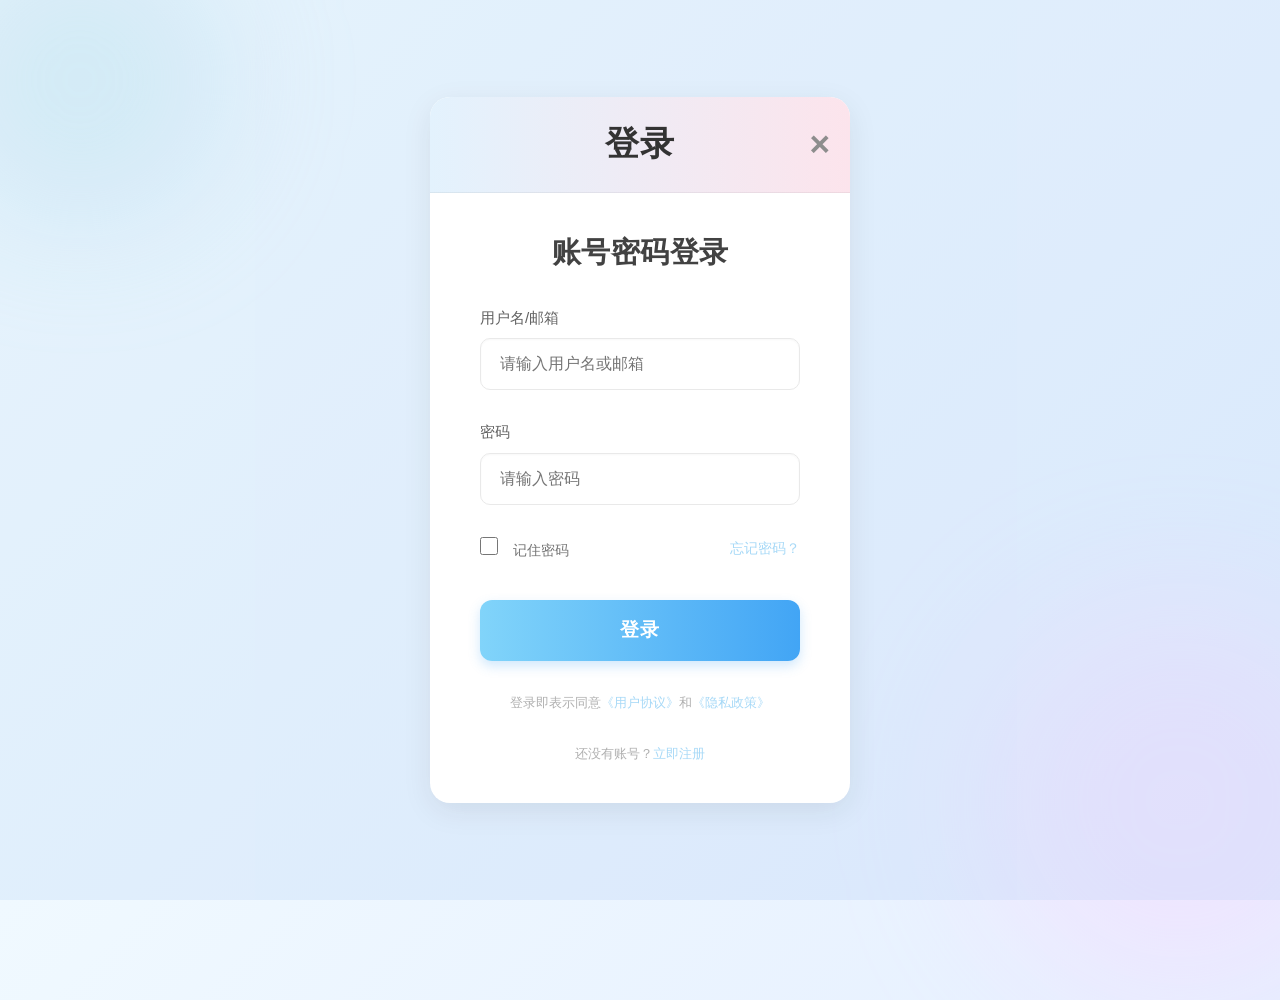
<file: vibee_video/src/main/resources/static/visitor/login.html>
<!DOCTYPE html>
<html lang="zh-CN">
<head>
    <meta charset="UTF-8">
    <meta name="viewport" content="width=device-width, initial-scale=1.0">
    <title>登录</title>
    <link rel="stylesheet" href="../css/visitor.css">
    <style>
        /* =================================
           页面专属样式
        ==================================== */

        /* 记住我/忘记密码 */
        .remember-me {
            display: flex;
            align-items: center;
            justify-content: space-between;
            margin: 1.5rem 0 2.5rem;
            font-size: 0.9rem;
            color: #757575;
        }
        .remember-me input[type="checkbox"] {
            width: 18px;
            height: 18px;
            margin-right: 0.7rem;
            accent-color: #a7d9f7;
            cursor: pointer;
        }
        .remember-me label {
            margin-bottom: 0;
            font-size: 0.9rem;
            cursor: pointer;
        }
        .forgot-password {
            color: #a7d9f7;
            text-decoration: none;
            font-weight: 500;
            transition: color 0.3s ease;
        }
        .forgot-password:hover {
            color: #7ecaf7;
            text-decoration: underline;
        }

        /* 社交登录 */
        .social-login-divider {
            display: flex;
            align-items: center;
            text-align: center;
            margin: 2.5rem 0;
            color: #bdbdbd;
        }
        .social-login-divider::before, .social-login-divider::after {
            content: '';
            flex: 1;
            border-bottom: 1px solid #eeeeee;
        }
        .social-login-divider:not(:empty)::before {
            margin-right: 1.5rem;
        }
        .social-login-divider:not(:empty)::after {
            margin-left: 1.5rem;
        }

        .social-login-buttons {
            display: flex;
            justify-content: center;
            gap: 1.5rem;
        }
        .social-login-button {
            display: flex;
            align-items: center;
            justify-content: center;
            width: 50px;
            height: 50px;
            border-radius: 50%;
            border: 1px solid #eeeeee;
            background: white;
            cursor: pointer;
            transition: all 0.3s ease;
        }
        .social-login-button:hover {
            border-color: #a7d9f7;
            box-shadow: 0 4px 12px rgba(0, 0, 0, 0.06);
            transform: translateY(-2px);
        }
        .social-login-button img {
            width: 28px;
            height: 28px;
        }

        /* 协议文本 */
        .agreement-text {
            text-align: center;
            margin-top: 2rem;
            font-size: 0.8rem;
            color: #b0b0b0;
            line-height: 1.5;
        }
        .agreement-text a {
            color: #a7d9f7;
            text-decoration: none;
            font-weight: 500;
            transition: color 0.3s ease;
        }
        .agreement-text a:hover {
            text-decoration: underline;
            color: #7ecaf7;
        }

    </style>
</head>
<body>
    <div class="modal-overlay">
        <div class="login-modal">
            <div class="modal-header">
                <h2>登录</h2>
                <span class="close-btn">&times;</span>
            </div>
            <div class="modal-content">
                <div class="account-login-area">
                    <h3 class="login-sub-title">账号密码登录</h3>
                    <form id="loginForm">
                        <div class="form-group">
                            <label for="username">用户名/邮箱</label>
                            <input type="text" id="username" name="username" placeholder="请输入用户名或邮箱" required>
                            <div class="error-message">请输入用户名或邮箱</div>
                        </div>
                        <div class="form-group">
                            <label for="password">密码</label>
                            <input type="password" id="password" name="password" placeholder="请输入密码" required>
                            <div class="error-message">密码不能为空</div>
                            <div class="password-strength">
                                <div class="password-strength-bar"></div>
                            </div>
                        </div>
                        <div class="remember-me">
                            <div>
                                <input type="checkbox" id="remember" name="remember">
                                <label for="remember">记住密码</label>
                            </div>
                            <a href="forgot_password.html" class="forgot-password">忘记密码？</a>
                        </div>
                        <button type="submit" class="primary-login-button">登录</button>
                    </form>
                    <div class="agreement-text">
                        登录即表示同意<a href="#" class="forgot-password">《用户协议》</a>和<a href="#" class="forgot-password">《隐私政策》</a>
                    </div>
                    <div class="agreement-text">
                        还没有账号？<a href="email_register.html" class="forgot-password">立即注册</a>
                    </div>
                </div>
            </div>
        </div>
    </div>
    <div class="toast"></div>

    <script>
        document.addEventListener('DOMContentLoaded', function() {
            const loginForm = document.getElementById('loginForm');
            const usernameInput = document.getElementById('username');
            const passwordInput = document.getElementById('password');
            const rememberCheckbox = document.getElementById('remember');
            const toast = document.querySelector('.toast');
            const loginButton = document.querySelector('.primary-login-button');

            // 从 localStorage 读取记住的用户名
            if (localStorage.getItem('rememberedUsername')) {
                usernameInput.value = localStorage.getItem('rememberedUsername');
                rememberCheckbox.checked = true;
            }

            // 密码强度检查
            passwordInput.addEventListener('input', function() {
                const password = this.value;
                const strengthBar = document.querySelector('.password-strength-bar');
                
                if (password.length === 0) {
                    strengthBar.className = 'password-strength-bar';
                    strengthBar.style.width = '0';
                    return;
                }

                let strength = 0;
                if (password.length >= 8) strength++;
                if (password.match(/[a-z]/) && password.match(/[A-Z]/)) strength++;
                if (password.match(/\d/) && password.match(/[^a-zA-Z\d]/)) strength++;

                strengthBar.className = 'password-strength-bar';
                if (strength === 1) {
                    strengthBar.classList.add('weak');
                } else if (strength === 2) {
                    strengthBar.classList.add('medium');
                } else if (strength === 3) {
                    strengthBar.classList.add('strong');
                }
            });

            // 表单验证
            function showError(input, message) {
                const formGroup = input.parentElement;
                formGroup.classList.add('error');
                formGroup.querySelector('.error-message').textContent = message;
            }

            function clearError(input) {
                const formGroup = input.parentElement;
                formGroup.classList.remove('error');
            }

            function showToast(message, duration = 3000) {
                toast.textContent = message;
                toast.classList.add('show');
                setTimeout(() => {
                    toast.classList.remove('show');
                }, duration);
            }

            loginForm.addEventListener('submit', async function(e) {
                e.preventDefault();
                
                let isValid = true;
                
                if (!usernameInput.value) {
                    showError(usernameInput, '请输入用户名或邮箱');
                    isValid = false;
                } else {
                    clearError(usernameInput);
                }

                if (!passwordInput.value) {
                    showError(passwordInput, '请输入密码');
                    isValid = false;
                } else {
                    clearError(passwordInput);
                }

                if (!isValid) return;

                // 显示加载状态
                loginButton.classList.add('loading');
                loginButton.textContent = '登录中...';

                try {
                    // 实际登录请求
                    const response = await fetch('http://localhost:9588/user/login', {
                        method: 'POST',
                        headers: {
                            'Content-Type': 'application/json'
                        },
                        body: JSON.stringify({
                            email: usernameInput.value,
                            password: passwordInput.value
                        }),
                        credentials: 'include' // 必须加上
                    });
                    
                    // 检查HTTP状态码
                    if (!response.ok) {
                        if (response.status === 401) {
                            showToast('用户名或密码错误', 3000);
                        } else {
                            showToast(`登录失败，HTTP状态码: ${response.status}`, 3000);
                        }
                        return;
                    }
                    
                    const result = await response.json();
                    if (result.code === 200) { // 修改为200，与后端一致
                        if (rememberCheckbox.checked) {
                            localStorage.setItem('rememberedUsername', usernameInput.value);
                        } else {
                            localStorage.removeItem('rememberedUsername');
                        }
                        showToast('登录成功！', 2000);
                        setTimeout(() => {
                            window.location.href = '../video/video_initial.html'; // 跳转到首页
                        }, 2000);
                    } else {
                        showError(usernameInput, result.message || '登录失败');
                        showError(passwordInput, result.message || '登录失败');
                        showToast(result.message || '登录失败', 3000);
                    }
                } catch (error) {
                    console.error('登录错误:', error);
                    showToast('登录失败，请检查网络连接', 3000);
                } finally {
                    loginButton.classList.remove('loading');
                    loginButton.textContent = '登录';
                }
            });

            // 关闭按钮
            document.querySelector('.close-btn').addEventListener('click', function() {
                window.location.href = '../video/video_initial.html';
            });

            // 表单提交处理
            document.querySelectorAll('form').forEach(form => {
                form.addEventListener('submit', function(e) {
                    e.preventDefault();
                    const btn = form.querySelector('.primary-login-button');
                    if (btn.disabled) return;
                    btn.disabled = true;
                    setTimeout(()=>{btn.disabled=false;}, 1500); // 防止重复提交
                    // TODO: 处理表单提交逻辑
                });
            });
        });
    </script>
</body>
</html>
</file>
<file: vibee_video/src/main/resources/static/css/common.css>
/* common.css */
@import url('https://fonts.googleapis.com/css2?family=Poppins:wght@400;500;600;700&display=swap');
@import url('https://fonts.googleapis.com/css2?family=Pacifico&display=swap');

body {
    margin: 0;
    background: #f6f8fb;
    font-family: 'Poppins', sans-serif;
    color: #333;
    font-size: 16px;
}

.header {
    background: #fff;
    padding: 12px 28px;
    display: flex;
    align-items: center;
    justify-content: space-between;
    box-shadow: 0 2px 8px rgba(0,0,0,0.05);
    position: sticky;
    top: 0;
    z-index: 1000;
}

.logo {
    font-family: 'Pacifico', cursive;
    font-size: 2.2rem;
    font-weight: 500;
    color: #2c3e50;
    position: relative;
    user-select: none;
    text-shadow: 1px 1px 2px rgba(0,0,0,0.1);
}

.bee {
    position: absolute;
    font-size: 1rem;
    animation: fly 12s linear infinite;
    opacity: 0;
    user-select: none;
}
.bee-1 {
    top: -12px; left: -20px;
    transform: rotate(-15deg);
    animation-duration: 10s;
    animation-delay: -2s;
}
.bee-2 {
    top: 50%; right: -25px;
    transform: translateY(-50%) rotate(15deg);
    animation-duration: 8s;
    animation-delay: 0s;
}
.bee-3 {
    bottom: -10px; left: 40%;
    transform: rotate(5deg);
    animation-duration: 12s;
    animation-delay: -6s;
}

@keyframes fly {
    0% { transform: translateX(0) translateY(0) rotate(0deg); opacity: 0; }
    10% { opacity: 1; }
    25% { transform: translateX(10px) translateY(-15px) rotate(20deg); }
    50% { transform: translateX(-15px) translateY(10px) rotate(-15deg); }
    75% { transform: translateX(5px) translateY(20px) rotate(10deg); }
    90% { opacity: 1; }
    100% { transform: translateX(0) translateY(0) rotate(0deg); opacity: 0; }
}

.search-box {
    position: relative;
    width: 400px;
}

.search-box input {
    width: 100%;
    padding: 10px 16px;
    border: 1px solid #e0e0e0;
    border-radius: 20px;
    font-size: 0.95rem;
    transition: all 0.2s ease;
    outline: none;
}

.search-box input:focus {
    border-color: #667eea;
    box-shadow: 0 0 0 3px rgba(102, 126, 234, 0.2);
}

.user-avatar {
    position: relative;
    cursor: pointer;
}

.avatar-img {
    width: 44px;
    height: 44px;
    border-radius: 50%;
    object-fit: cover;
    border: 2px solid transparent;
    transition: border 0.2s;
}

.user-avatar:hover .avatar-img {
    border-color: #667eea;
}

.user-menu {
    position: absolute;
    right: 0;
    top: calc(100% + 10px);
    background: #fff;
    border-radius: 8px;
    box-shadow: 0 4px 20px rgba(0,0,0,0.1);
    width: 160px;
    overflow: hidden;
    display: none;
    opacity: 0;
    transform: translateY(10px);
    transition: opacity 0.2s, transform 0.2s;
}

.user-avatar:focus-within .user-menu {
    display: block;
    opacity: 1;
    transform: translateY(0);
}

.user-menu-item {
    padding: 12px 18px;
    font-size: 0.95rem;
    color: #444;
    transition: background 0.2s;
}

.user-menu-item:hover {
    background: #f5f5f5;
}

.layout-container {
    display: flex;
}

.sidebar {
    width: 260px;
    min-height: calc(100vh - 72px);
    background: #fff;
    padding: 24px;
    box-sizing: border-box;
    border-right: 1px solid #e9e9e9;
    transition: width 0.3s;
}

.sidebar-section {
    margin-bottom: 2rem;
}

.sidebar-title {
    font-size: 0.9rem;
    font-weight: 600;
    color: #999;
    text-transform: uppercase;
    letter-spacing: 0.5px;
    margin-bottom: 1rem;
    padding: 0 16px;
}

.sidebar-nav {
    list-style: none;
    padding: 0;
    margin: 0;
}

.sidebar-nav-link {
    display: flex;
    align-items: center;
    gap: 16px;
    padding: 12px 16px;
    border-radius: 8px;
    color: #444;
    text-decoration: none;
    font-size: 1rem;
    font-weight: 500;
    transition: background 0.2s, color 0.2s;
}

.sidebar-nav-link .bi {
    font-size: 1.2rem;
}

.sidebar-nav-link:hover {
    background: #f5f5f5;
    color: #2c3e50;
}

.sidebar-nav-link.active {
    background: linear-gradient(90deg, #667eea 0%, #764ba2 100%);
    color: #fff;
    box-shadow: 0 4px 12px rgba(102, 126, 234, 0.25);
}

.main-content {
    flex: 1;
    padding: 2rem;
    background: #f6f8fb;
}

@media (max-width: 900px) {
    .sidebar {
        display: none;
    }
    .main-content {
        padding: 24px 16px;
    }
    .search-box {
        display: none;
    }
} 

/* =================================
   通用组件 - 视频卡片
==================================== */
.video-grid, .history-grid {
    display: grid;
    grid-template-columns: repeat(auto-fill, minmax(300px, 1fr));
    gap: 1.5rem;
}

.video-card {
    background: #fff;
    border-radius: 16px;
    box-shadow: 0 2px 12px rgba(102,126,234,0.07);
    overflow: hidden;
    display: flex;
    flex-direction: column;
    transition: all 0.3s ease;
    position: relative;
    cursor: pointer;
}

.video-card:hover {
    box-shadow: 0 8px 24px rgba(102,126,234,0.15);
    transform: translateY(-5px);
}

.video-card .video-thumbnail,
.video-card .card-img-container {
    position: relative;
    width: 100%;
    padding-top: 56.25%; /* 16:9 Aspect Ratio */
    overflow: hidden;
    background-color: #eee;
}

.video-card .video-thumbnail img,
.video-card .card-img-container .card-img {
    position: absolute;
    top: 0;
    left: 0;
    width: 100%;
    height: 100%;
    object-fit: cover;
    transition: transform 0.3s ease;
}

.video-card:hover .video-thumbnail img,
.video-card:hover .card-img-container .card-img {
    transform: scale(1.05);
}

.video-duration {
    position: absolute;
    bottom: 10px;
    right: 10px;
    background: rgba(0,0,0,0.8);
    color: white;
    padding: 0.2rem 0.5rem;
    border-radius: 4px;
    font-size: 0.8rem;
    font-weight: 500;
}

.video-info,
.card-body {
    padding: 1rem;
    flex: 1;
    display: flex;
    flex-direction: column;
}

.video-title,
.card-title {
    font-size: 1rem;
    font-weight: 600;
    margin-bottom: 0.5rem;
    color: #333;
    line-height: 1.4;
    display: -webkit-box;
    -webkit-line-clamp: 2;
    -webkit-box-orient: vertical;
    overflow: hidden;
}

.video-meta {
    display: flex;
    justify-content: space-between;
    align-items: center;
    color: #999;
    font-size: 0.85rem;
    margin-top: auto;
}

/* =================================
   通用组件 - 标签页
==================================== */
.tab-nav,
.history-tabs {
    display: flex;
    margin-bottom: 2rem;
    background: #fff;
    padding: 0.5rem;
    border-radius: 12px;
    box-shadow: 0 2px 12px rgba(102,126,234,0.07);
    overflow-x: auto;
}

.tab-btn,
.history-tab {
    padding: 0.8rem 1.5rem;
    cursor: pointer;
    color: #757575;
    position: relative;
    font-weight: 500;
    white-space: nowrap;
    transition: all 0.2s;
    border: none;
    background: transparent;
    border-radius: 8px;
    flex: 1;
    text-align: center;
}

.tab-btn:hover,
.history-tab:hover {
    color: #667eea;
}

.tab-btn.active,
.history-tab.active {
    background: #667eea;
    color: #fff;
}

/* =================================
   通用组件 - 筛选器
==================================== */
.filter-bar {
    display: flex;
    justify-content: space-between;
    align-items: center;
    gap: 1.5rem;
    margin-bottom: 2rem;
    background-color: #fff;
    padding: 1rem;
    border-radius: 12px;
    box-shadow: 0 2px 12px rgba(102,126,234,0.07);
}

.filter-search {
    position: relative;
    display: flex;
    align-items: center;
    flex-grow: 1;
}

.filter-search input {
    width: 100%;
    padding: 0.6rem 1rem 0.6rem 2.5rem;
    border-radius: 8px;
    border: 1px solid #e0e0e0;
    outline: none;
    transition: all 0.2s ease;
}

.filter-search input:focus {
    border-color: #667eea;
    box-shadow: 0 0 0 3px rgba(102, 126, 234, 0.2);
}

.filter-search .bi-search {
    position: absolute;
    left: 1rem;
    color: #aaa;
}

.filter-actions {
    display: flex;
    gap: 1rem;
}

.filter-select {
    padding: 0.6rem 1rem;
    border-radius: 8px;
    border: 1px solid #e0e0e0;
    background-color: #fff;
    outline: none;
}

/* =================================
   通用组件 - 分页
==================================== */
.pagination {
    display: flex;
    justify-content: center;
    align-items: center;
    gap: 0.5rem;
    margin-top: 2rem;
}

.page-btn {
    padding: 0.6rem 1rem;
    border: 1px solid #e0e0e0;
    border-radius: 8px;
    background: #fff;
    color: #555;
    cursor: pointer;
    transition: all 0.2s ease;
}

.page-btn:hover {
    background: #f5f5f5;
    border-color: #ccc;
}

.page-btn.active {
    background: #667eea;
    color: #fff;
    border-color: #667eea;
}

.page-ellipsis {
    padding: 0 0.5rem;
    color: #888;
}
</file>
<file: vibee_video/src/main/resources/static/css/visitor.css>
/* =================================
   1. 全局和背景样式
==================================== */
* {
    margin: 0;
    padding: 0;
    box-sizing: border-box;
}
body {
    font-family: 'Microsoft YaHei', sans-serif;
    background: linear-gradient(135deg, #f0f9ff 0%, #e0eaff 100%);
    display: flex;
    justify-content: center;
    align-items: center;
    min-height: 100vh;
    position: relative;
    overflow: hidden;
}
/* 背景装饰性模糊元素 */
body::before, body::after {
    content: '';
    position: absolute;
    border-radius: 50%;
    background: rgba(255, 255, 255, 0.2);
    filter: blur(50px);
    z-index: 0;
}
body::before {
    width: 300px;
    height: 300px;
    top: -70px;
    left: -70px;
    background: rgba(173, 216, 230, 0.3);
    filter: blur(60px);
}
body::after {
    width: 400px;
    height: 400px;
    bottom: -100px;
    right: -100px;
    background: rgba(255, 204, 255, 0.3);
    filter: blur(70px);
}

/* =================================
   2. 模态框容器和布局
==================================== */
.modal-overlay {
    position: fixed;
    top: 0;
    left: 0;
    width: 100%;
    height: 100%;
    background-color: rgba(173, 216, 230, 0.15);
    display: flex;
    justify-content: center;
    align-items: center;
    z-index: 1000;
}

.login-modal {
    background-color: #ffffff;
    border-radius: 20px;
    box-shadow: 0 8px 30px rgba(0, 0, 0, 0.08);
    width: 90%;
    max-width: 420px;
    min-height: 480px;
    display: flex;
    flex-direction: column;
    overflow: hidden;
    position: relative;
    z-index: 1;
    animation: fadeInScale 0.5s ease-out forwards;
}

.modal-header {
    padding: 25px 30px;
    background: linear-gradient(90deg, #e3f2fd, #fce4ec);
    display: flex;
    justify-content: center;
    align-items: center;
    font-size: 1.4rem;
    font-weight: 700;
    color: #333;
    position: relative;
    border-bottom: 1px solid rgba(0, 0, 0, 0.05);
}
.modal-header h2 {
    margin: 0;
    text-align: center;
    letter-spacing: 1px;
}
.close-btn {
    font-size: 2.2rem;
    cursor: pointer;
    color: #8d8d8d;
    position: absolute;
    right: 20px;
    top: 50%;
    transform: translateY(-50%);
    transition: color 0.3s ease;
}
.close-btn:hover {
    color: #212121;
}

.modal-content {
    display: flex;
    flex-grow: 1;
    padding: 40px 35px;
    justify-content: center;
    align-items: flex-start;
    overflow-y: auto;
}

/* =================================
   3. 表单和输入控件
==================================== */
.account-login-area {
    width: 100%;
    max-width: 320px;
    margin: auto;
    text-align: center;
}

.login-sub-title {
    font-size: 1.8rem;
    font-weight: 700;
    color: #424242;
    margin-bottom: 35px;
    letter-spacing: 0.5px;
}

.form-group {
    margin-bottom: 2rem;
    position: relative;
    text-align: left;
}
.form-group label {
    display: block;
    margin-bottom: 0.6rem;
    color: #616161;
    font-weight: 500;
    font-size: 0.95rem;
}
.form-group input {
    width: 100%;
    padding: 1rem 1.2rem;
    border: 1px solid #e9e9e9;
    border-radius: 10px;
    font-size: 1rem;
    transition: all 0.3s ease;
    background-color: #ffffff;
    box-shadow: inset 0 1px 2px rgba(0, 0, 0, 0.03);
}
.form-group input:focus {
    outline: none;
    border-color: #2196F3;
    box-shadow: 0 0 0 2px rgba(33,150,243,0.15);
    background-color: #ffffff;
}

/* 表单错误状态 */
.form-group .error-message {
    color: #ff1744;
    font-size: 0.85rem;
    margin-top: 0.6rem;
    display: none;
    text-align: left;
    font-weight: bold;
}
.form-group.error input {
    border-color: #ff1744;
    background: #fff8f8;
}
.form-group.error .error-message {
    display: block;
}

/* =================================
   4. 功能性组件 (页脚)
==================================== */
.modal-footer {
    text-align: center;
    padding: 20px 0 30px;
    font-size: 0.95rem;
    color: #616161;
}
.modal-footer a {
    color: #42a5f5;
    text-decoration: none;
    font-weight: 500;
}
.modal-footer a:hover {
    text-decoration: underline;
}

/* =================================
   5. 按钮样式
==================================== */
.primary-login-button {
    width: 100%;
    padding: 1.1rem;
    background: linear-gradient(to right, #81d4fa 0%, #42a5f5 100%);
    color: white;
    border: none;
    border-radius: 12px;
    font-size: 1.2rem;
    font-weight: 700;
    cursor: pointer;
    transition: all 0.3s ease;
    letter-spacing: 1px;
    box-shadow: 0 5px 12px rgba(66, 165, 245, 0.25);
}
.primary-login-button:hover {
    transform: translateY(-2px);
    box-shadow: 0 8px 18px rgba(66, 165, 245, 0.35);
}
.primary-login-button:disabled {
    background: #e0e0e0;
    color: #bdbdbd;
    cursor: not-allowed;
    box-shadow: none;
}


/* =================================
   6. 动画效果
==================================== */
@keyframes fadeInScale {
    from {
        opacity: 0;
        transform: scale(0.95);
    }
    to {
        opacity: 1;
        transform: scale(1);
    }
}
</file>
